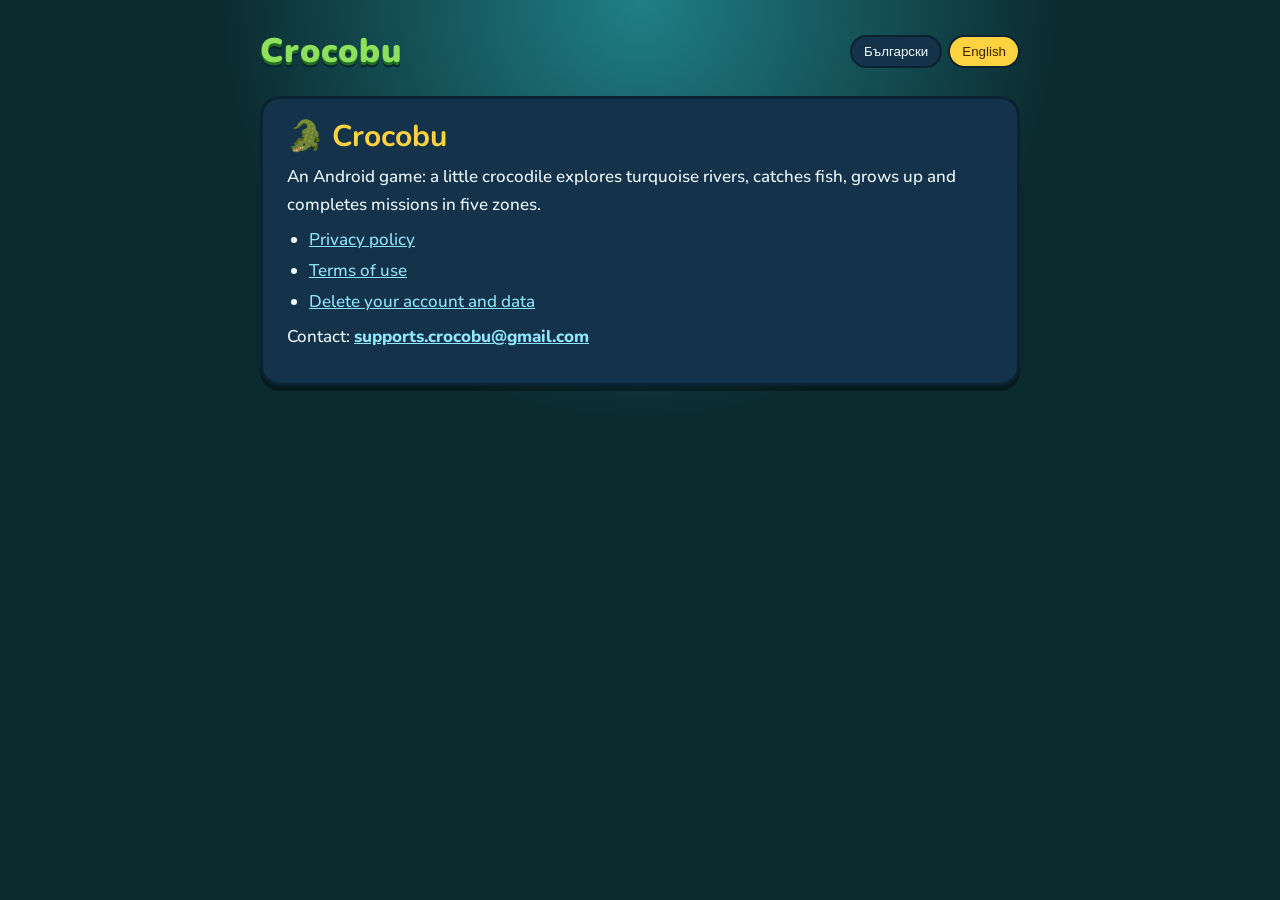
<file: index.html>
<!doctype html>
<html lang="bg">
<head>
<meta charset="utf-8">
<meta name="viewport" content="width=device-width, initial-scale=1, viewport-fit=cover">
<title>Crocobu</title>
<link rel="preconnect" href="https://fonts.googleapis.com">
<link rel="stylesheet" href="https://fonts.googleapis.com/css2?family=Nunito:wght@500;800;900&display=swap">
<link rel="stylesheet" href="style.css">
</head>
<body>
<main>
<header>
  <a class="logo" href="./">Crocobu</a>
  <div class="langs"><button data-set="bg" aria-pressed="true">Български</button><button data-set="en" aria-pressed="false">English</button></div>
</header>
<article data-lang="bg">
  <h1>🐊 Crocobu</h1>
  <p>Игра за Android: малко крокодилче изследва тюркоазени реки, хваща рибки, расте и изпълнява мисии в пет зони.</p>
  <ul>
    <li><a href="privacy.html">Политика за поверителност</a></li>
    <li><a href="terms.html">Общи условия</a></li>
    <li><a href="delete.html">Изтриване на акаунт и данни</a></li>
  </ul>
  <p>Контакт: <span class="mail"><a href="mailto:supports.crocobu@gmail.com">supports.crocobu@gmail.com</a></span></p>
</article>
<article data-lang="en" hidden>
  <h1>🐊 Crocobu</h1>
  <p>An Android game: a little crocodile explores turquoise rivers, catches fish, grows up and completes missions in five zones.</p>
  <ul>
    <li><a href="privacy.html">Privacy policy</a></li>
    <li><a href="terms.html">Terms of use</a></li>
    <li><a href="delete.html">Delete your account and data</a></li>
  </ul>
  <p>Contact: <span class="mail"><a href="mailto:supports.crocobu@gmail.com">supports.crocobu@gmail.com</a></span></p>
</article>
</main>
<script src="lang.js"></script>
</body>
</html>
</file>
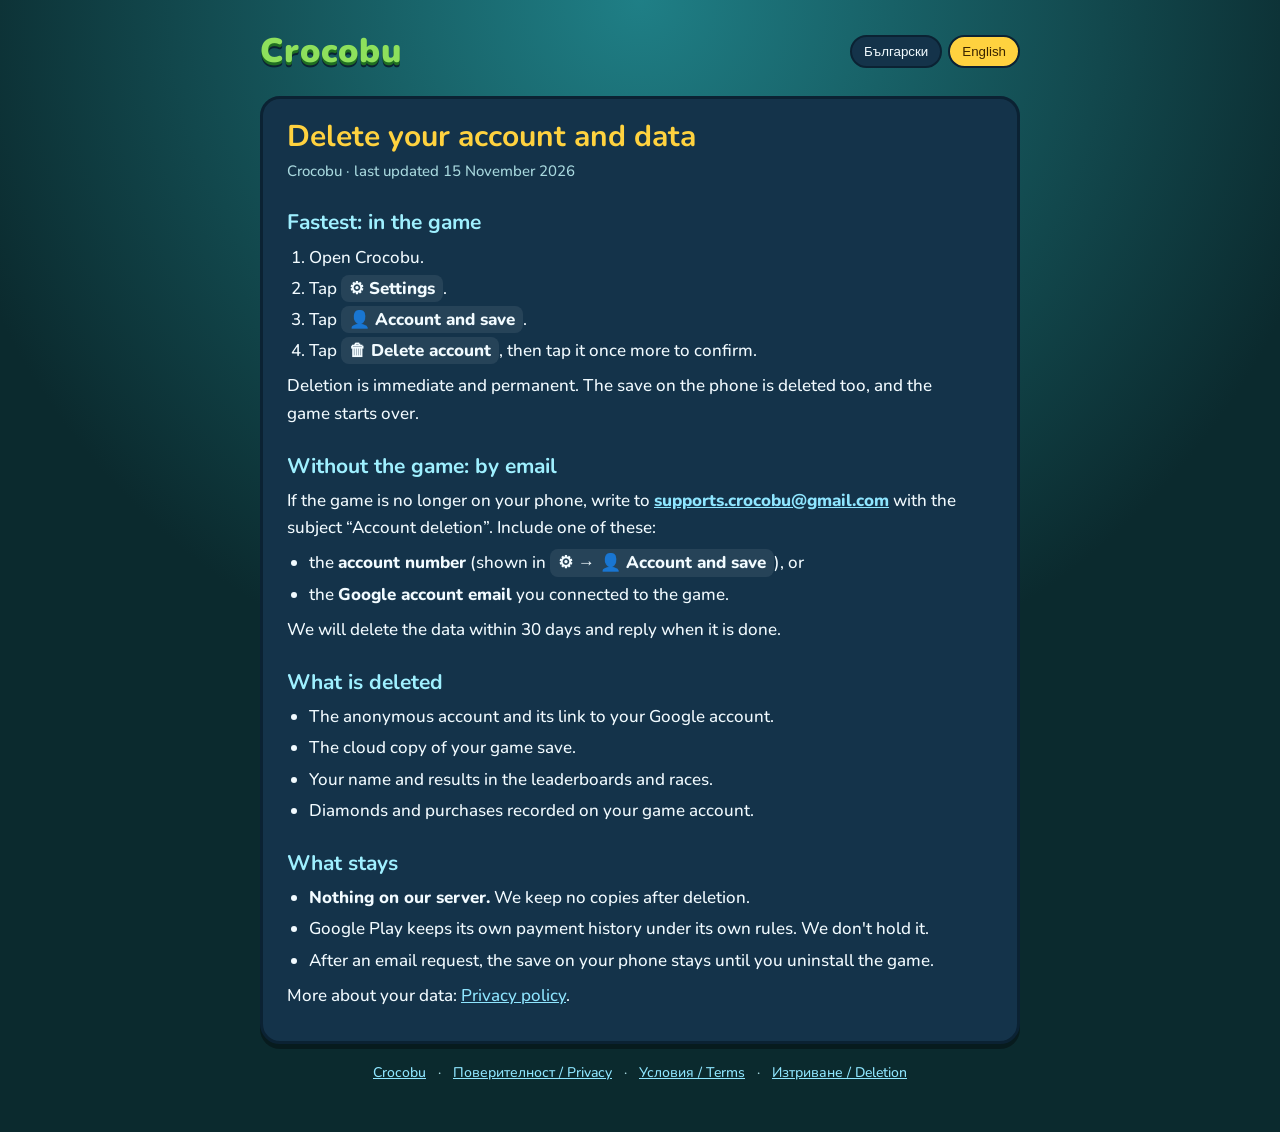
<file: delete.html>
<!doctype html>
<html lang="bg">
<head>
<meta charset="utf-8">
<meta name="viewport" content="width=device-width, initial-scale=1, viewport-fit=cover">
<title>Crocobu: Изтриване на акаунт / Account deletion</title>
<link rel="preconnect" href="https://fonts.googleapis.com">
<link rel="stylesheet" href="https://fonts.googleapis.com/css2?family=Nunito:wght@500;800;900&display=swap">
<link rel="stylesheet" href="style.css">
</head>
<body>
<main>
<header>
  <a class="logo" href="./">Crocobu</a>
  <div class="langs"><button data-set="bg" aria-pressed="true">Български</button><button data-set="en" aria-pressed="false">English</button></div>
</header>

<article data-lang="bg">
  <h1>Изтриване на акаунт и данни</h1>
  <p class="date">Crocobu · последна промяна 15 ноември 2026 г.</p>

  <h2>Най-бързо: в самата игра</h2>
  <ol>
    <li>Отвори Crocobu.</li>
    <li>Натисни <span class="path">⚙ Настройки</span>.</li>
    <li>Натисни <span class="path">👤 Акаунт и запис</span>.</li>
    <li>Натисни <span class="path">🗑 Изтрий акаунта</span> и после още веднъж, за да потвърдиш.</li>
  </ol>
  <p>Изтриването е веднага и окончателно. Трие се и записът на телефона, и играта започва отначало.</p>

  <h2>Без играта: с имейл</h2>
  <p>Ако играта вече не е на телефона ти, пиши ни на <span class="mail"><a href="mailto:supports.crocobu@gmail.com">supports.crocobu@gmail.com</a></span> с тема „Изтриване на акаунт“. Посочи едно от двете:</p>
  <ul>
    <li><b>номера на акаунта</b> (виждаш го в <span class="path">⚙ → 👤 Акаунт и запис</span>), или</li>
    <li><b>имейла на Google акаунта</b>, с който си свързал играта.</li>
  </ul>
  <p>Ще изтрием данните до 30 дни и ще ти отговорим, когато е готово.</p>

  <h2>Какво се изтрива</h2>
  <ul>
    <li>Анонимният акаунт и връзката с Google акаунта.</li>
    <li>Копието на записа на играта в облака.</li>
    <li>Името и резултатите в класациите и състезанията.</li>
    <li>Диамантите и покупките, записани към акаунта в играта.</li>
  </ul>

  <h2>Какво остава</h2>
  <ul>
    <li><b>Нищо на нашия сървър.</b> Не пазим копия след изтриването.</li>
    <li>Google Play пази своя история на плащанията по своите правила. Тя не е при нас.</li>
    <li>При изтриване с имейл записът на телефона остава, докато не изтриеш играта от телефона.</li>
  </ul>
  <p>Повече за данните: <a href="privacy.html">Политика за поверителност</a>.</p>
</article>

<article data-lang="en" hidden>
  <h1>Delete your account and data</h1>
  <p class="date">Crocobu · last updated 15 November 2026</p>

  <h2>Fastest: in the game</h2>
  <ol>
    <li>Open Crocobu.</li>
    <li>Tap <span class="path">⚙ Settings</span>.</li>
    <li>Tap <span class="path">👤 Account and save</span>.</li>
    <li>Tap <span class="path">🗑 Delete account</span>, then tap it once more to confirm.</li>
  </ol>
  <p>Deletion is immediate and permanent. The save on the phone is deleted too, and the game starts over.</p>

  <h2>Without the game: by email</h2>
  <p>If the game is no longer on your phone, write to <span class="mail"><a href="mailto:supports.crocobu@gmail.com">supports.crocobu@gmail.com</a></span> with the subject “Account deletion”. Include one of these:</p>
  <ul>
    <li>the <b>account number</b> (shown in <span class="path">⚙ → 👤 Account and save</span>), or</li>
    <li>the <b>Google account email</b> you connected to the game.</li>
  </ul>
  <p>We will delete the data within 30 days and reply when it is done.</p>

  <h2>What is deleted</h2>
  <ul>
    <li>The anonymous account and its link to your Google account.</li>
    <li>The cloud copy of your game save.</li>
    <li>Your name and results in the leaderboards and races.</li>
    <li>Diamonds and purchases recorded on your game account.</li>
  </ul>

  <h2>What stays</h2>
  <ul>
    <li><b>Nothing on our server.</b> We keep no copies after deletion.</li>
    <li>Google Play keeps its own payment history under its own rules. We don't hold it.</li>
    <li>After an email request, the save on your phone stays until you uninstall the game.</li>
  </ul>
  <p>More about your data: <a href="privacy.html">Privacy policy</a>.</p>
</article>

<footer><a href="./">Crocobu</a> · <a href="privacy.html">Поверителност / Privacy</a> · <a href="terms.html">Условия / Terms</a> · <a href="delete.html">Изтриване / Deletion</a></footer>
</main>
<script src="lang.js"></script>
</body>
</html>
</file>
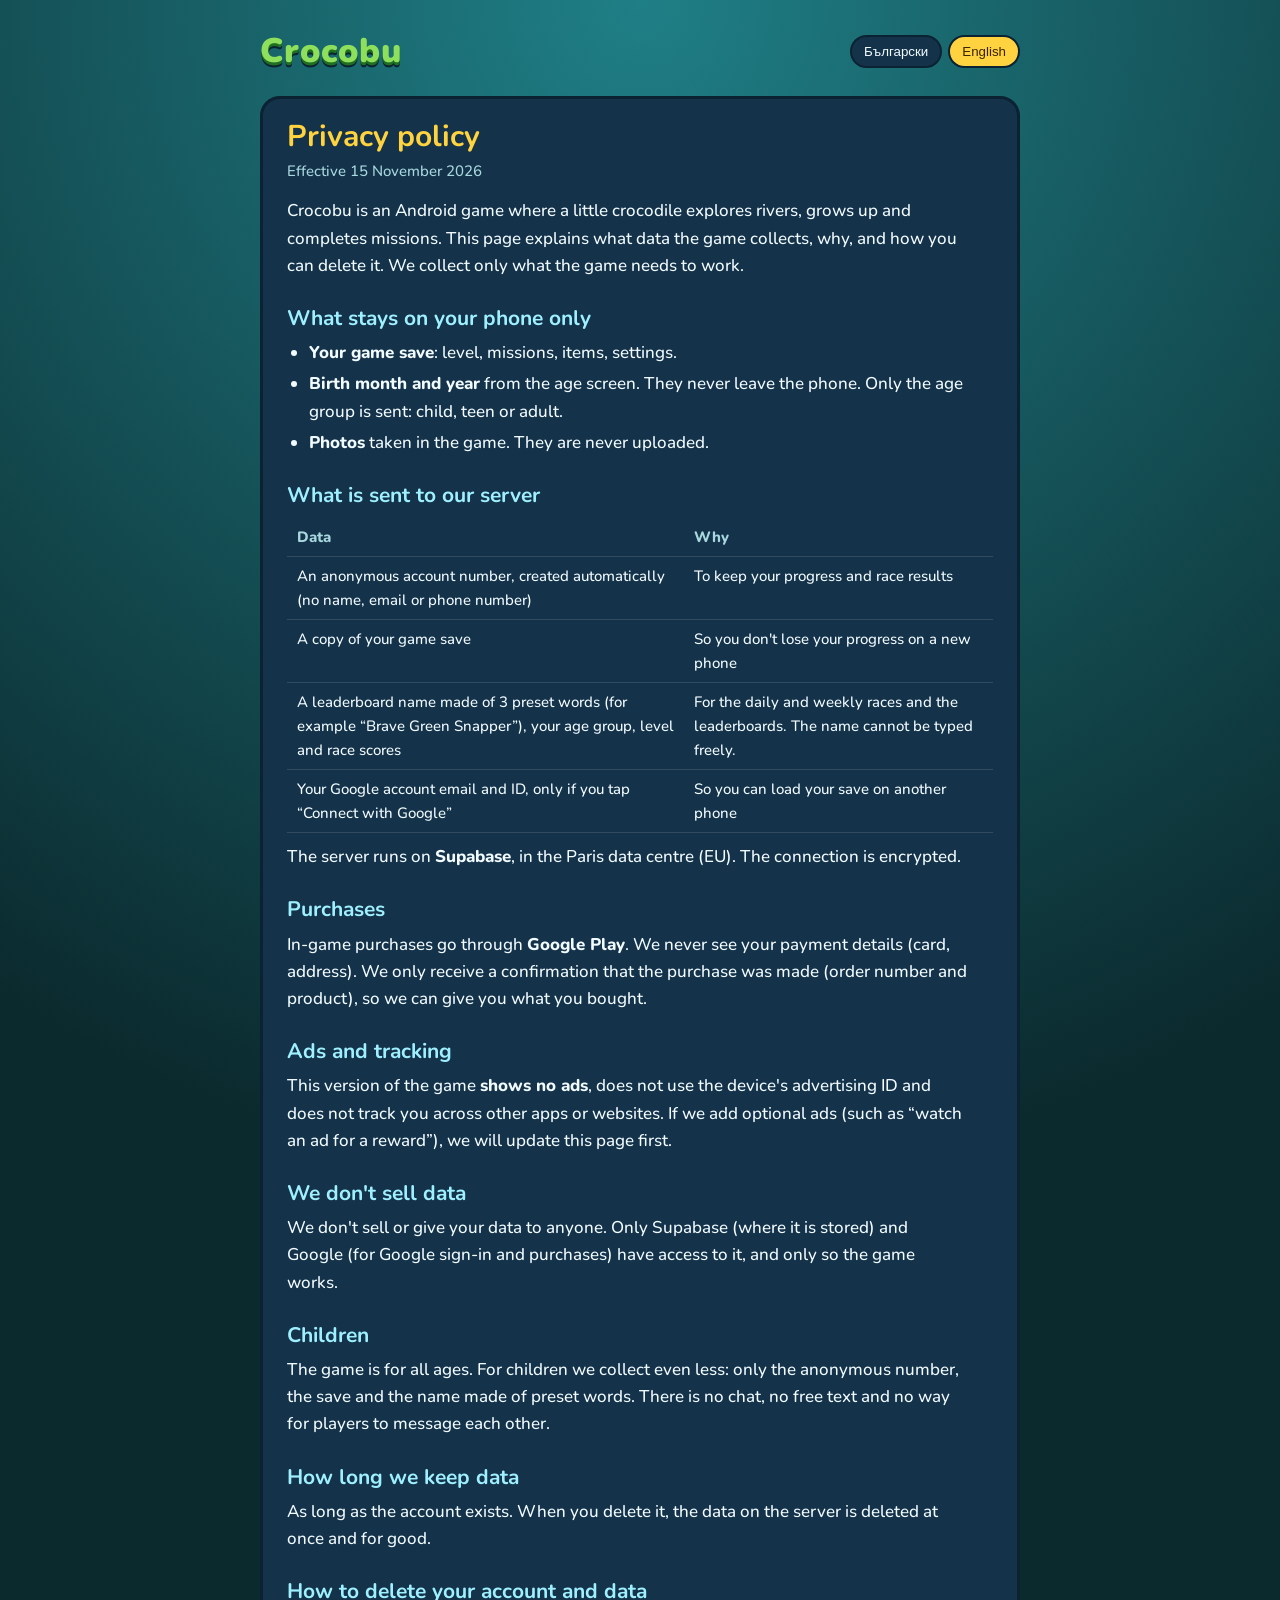
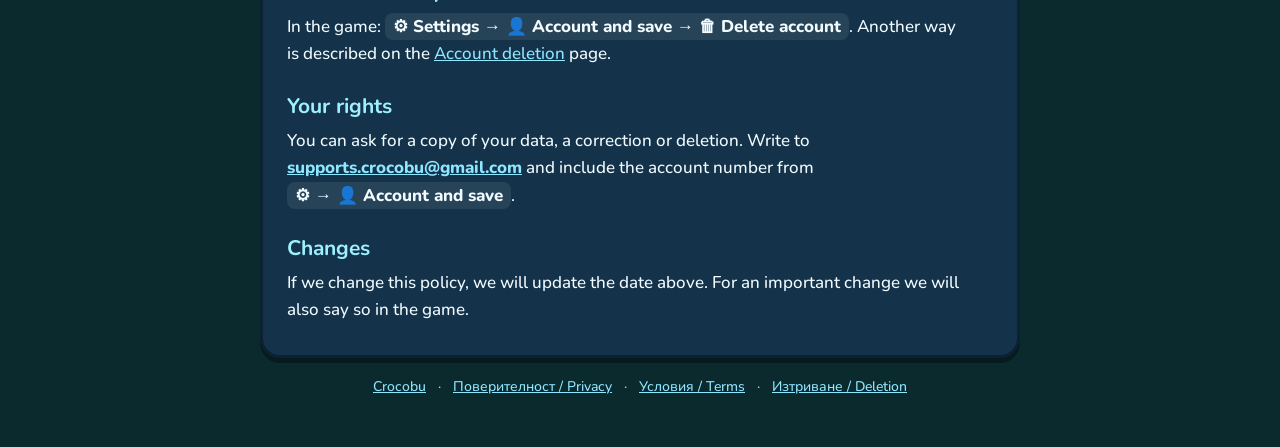
<file: privacy.html>
<!doctype html>
<html lang="bg">
<head>
<meta charset="utf-8">
<meta name="viewport" content="width=device-width, initial-scale=1, viewport-fit=cover">
<title>Crocobu: Поверителност / Privacy</title>
<link rel="preconnect" href="https://fonts.googleapis.com">
<link rel="stylesheet" href="https://fonts.googleapis.com/css2?family=Nunito:wght@500;800;900&display=swap">
<link rel="stylesheet" href="style.css">
</head>
<body>
<main>
<header>
  <a class="logo" href="./">Crocobu</a>
  <div class="langs"><button data-set="bg" aria-pressed="true">Български</button><button data-set="en" aria-pressed="false">English</button></div>
</header>

<article data-lang="bg">
  <h1>Политика за поверителност</h1>
  <p class="date">В сила от 15 ноември 2026 г.</p>
  <p>Crocobu е игра за Android, в която малко крокодилче изследва реки, расте и изпълнява мисии. Тази страница казва какви данни събира играта, защо и как можеш да ги изтриеш. Събираме само това, което е нужно, за да работи играта.</p>

  <h2>Какво се пази само на телефона ти</h2>
  <ul>
    <li><b>Записът на играта</b>: нивото, мисиите, предметите, настройките.</li>
    <li><b>Месецът и годината на раждане</b> от екрана за възрастта. Те не излизат от телефона. Изпраща се само групата: дете, тийнейджър или възрастен.</li>
    <li><b>Снимките</b>, направени в играта. Те никога не се качват никъде.</li>
  </ul>

  <h2>Какво се изпраща на нашия сървър</h2>
  <div class="table"><table>
    <tr><th>Данни</th><th>Защо</th></tr>
    <tr><td>Анонимен номер на акаунт, създаден автоматично (без име, имейл или телефон)</td><td>За да се пазят прогресът и резултатите от състезанията</td></tr>
    <tr><td>Копие на записа на играта</td><td>За да не се загуби прогресът при нов телефон</td></tr>
    <tr><td>Име в класациите, съставено от 3 готови думи (например „Смелия Зелен Щракач“), групата по възраст, нивото, точките от състезанията</td><td>За дневните и седмичните състезания и класациите. Името не може да се пише свободно.</td></tr>
    <tr><td>Имейлът и номерът на Google акаунта, само ако сам натиснеш „Свържи с Google“</td><td>За да можеш да заредиш записа си на друг телефон</td></tr>
  </table></div>
  <p>Сървърът е на <b>Supabase</b>, в центъра за данни в Париж (ЕС). Връзката е шифрована.</p>

  <h2>Покупки</h2>
  <p>Покупките в играта минават през <b>Google Play</b>. Ние не виждаме данните за плащане (карта, адрес). Получаваме само потвърждение, че покупката е направена (номер на поръчката и кой продукт), за да ти дадем това, което си купил.</p>

  <h2>Реклами и проследяване</h2>
  <p>Тази версия на играта <b>не показва реклами</b>, не използва рекламния номер на устройството и не те проследява в други приложения или сайтове. Ако добавим реклами по желание (например „гледай реклама за награда“), първо ще обновим тази страница.</p>

  <h2>Не продаваме данни</h2>
  <p>Не продаваме и не даваме данните ти на никого. Достъп до тях имат само Supabase (където се пазят) и Google (за входа с Google и покупките), и то само за да работи играта.</p>

  <h2>Деца</h2>
  <p>Играта е за всички възрасти. За деца събираме още по-малко: само анонимния номер, записа и името от готови думи. Няма чат, няма свободен текст и няма начин играчите да си пишат.</p>

  <h2>Колко време пазим данните</h2>
  <p>Докато акаунтът съществува. Когато го изтриеш, данните на сървъра се изтриват веднага и окончателно.</p>

  <h2>Как да изтриеш акаунта и данните</h2>
  <p>В играта: <span class="path">⚙ Настройки → 👤 Акаунт и запис → 🗑 Изтрий акаунта</span>. Друг начин е описан на страницата <a href="delete.html">Изтриване на акаунт</a>.</p>

  <h2>Твоите права</h2>
  <p>Можеш да поискаш копие на данните си, поправка или изтриване. Пиши ни на <span class="mail"><a href="mailto:supports.crocobu@gmail.com">supports.crocobu@gmail.com</a></span> и посочи номера на акаунта от <span class="path">⚙ → 👤 Акаунт и запис</span>.</p>

  <h2>Промени</h2>
  <p>Ако променим тази политика, ще обновим датата горе. При съществена промяна ще го кажем и в играта.</p>
</article>

<article data-lang="en" hidden>
  <h1>Privacy policy</h1>
  <p class="date">Effective 15 November 2026</p>
  <p>Crocobu is an Android game where a little crocodile explores rivers, grows up and completes missions. This page explains what data the game collects, why, and how you can delete it. We collect only what the game needs to work.</p>

  <h2>What stays on your phone only</h2>
  <ul>
    <li><b>Your game save</b>: level, missions, items, settings.</li>
    <li><b>Birth month and year</b> from the age screen. They never leave the phone. Only the age group is sent: child, teen or adult.</li>
    <li><b>Photos</b> taken in the game. They are never uploaded.</li>
  </ul>

  <h2>What is sent to our server</h2>
  <div class="table"><table>
    <tr><th>Data</th><th>Why</th></tr>
    <tr><td>An anonymous account number, created automatically (no name, email or phone number)</td><td>To keep your progress and race results</td></tr>
    <tr><td>A copy of your game save</td><td>So you don't lose your progress on a new phone</td></tr>
    <tr><td>A leaderboard name made of 3 preset words (for example “Brave Green Snapper”), your age group, level and race scores</td><td>For the daily and weekly races and the leaderboards. The name cannot be typed freely.</td></tr>
    <tr><td>Your Google account email and ID, only if you tap “Connect with Google”</td><td>So you can load your save on another phone</td></tr>
  </table></div>
  <p>The server runs on <b>Supabase</b>, in the Paris data centre (EU). The connection is encrypted.</p>

  <h2>Purchases</h2>
  <p>In-game purchases go through <b>Google Play</b>. We never see your payment details (card, address). We only receive a confirmation that the purchase was made (order number and product), so we can give you what you bought.</p>

  <h2>Ads and tracking</h2>
  <p>This version of the game <b>shows no ads</b>, does not use the device's advertising ID and does not track you across other apps or websites. If we add optional ads (such as “watch an ad for a reward”), we will update this page first.</p>

  <h2>We don't sell data</h2>
  <p>We don't sell or give your data to anyone. Only Supabase (where it is stored) and Google (for Google sign-in and purchases) have access to it, and only so the game works.</p>

  <h2>Children</h2>
  <p>The game is for all ages. For children we collect even less: only the anonymous number, the save and the name made of preset words. There is no chat, no free text and no way for players to message each other.</p>

  <h2>How long we keep data</h2>
  <p>As long as the account exists. When you delete it, the data on the server is deleted at once and for good.</p>

  <h2>How to delete your account and data</h2>
  <p>In the game: <span class="path">⚙ Settings → 👤 Account and save → 🗑 Delete account</span>. Another way is described on the <a href="delete.html">Account deletion</a> page.</p>

  <h2>Your rights</h2>
  <p>You can ask for a copy of your data, a correction or deletion. Write to <span class="mail"><a href="mailto:supports.crocobu@gmail.com">supports.crocobu@gmail.com</a></span> and include the account number from <span class="path">⚙ → 👤 Account and save</span>.</p>

  <h2>Changes</h2>
  <p>If we change this policy, we will update the date above. For an important change we will also say so in the game.</p>
</article>

<footer><a href="./">Crocobu</a> · <a href="privacy.html">Поверителност / Privacy</a> · <a href="terms.html">Условия / Terms</a> · <a href="delete.html">Изтриване / Deletion</a></footer>
</main>
<script src="lang.js"></script>
</body>
</html>
</file>
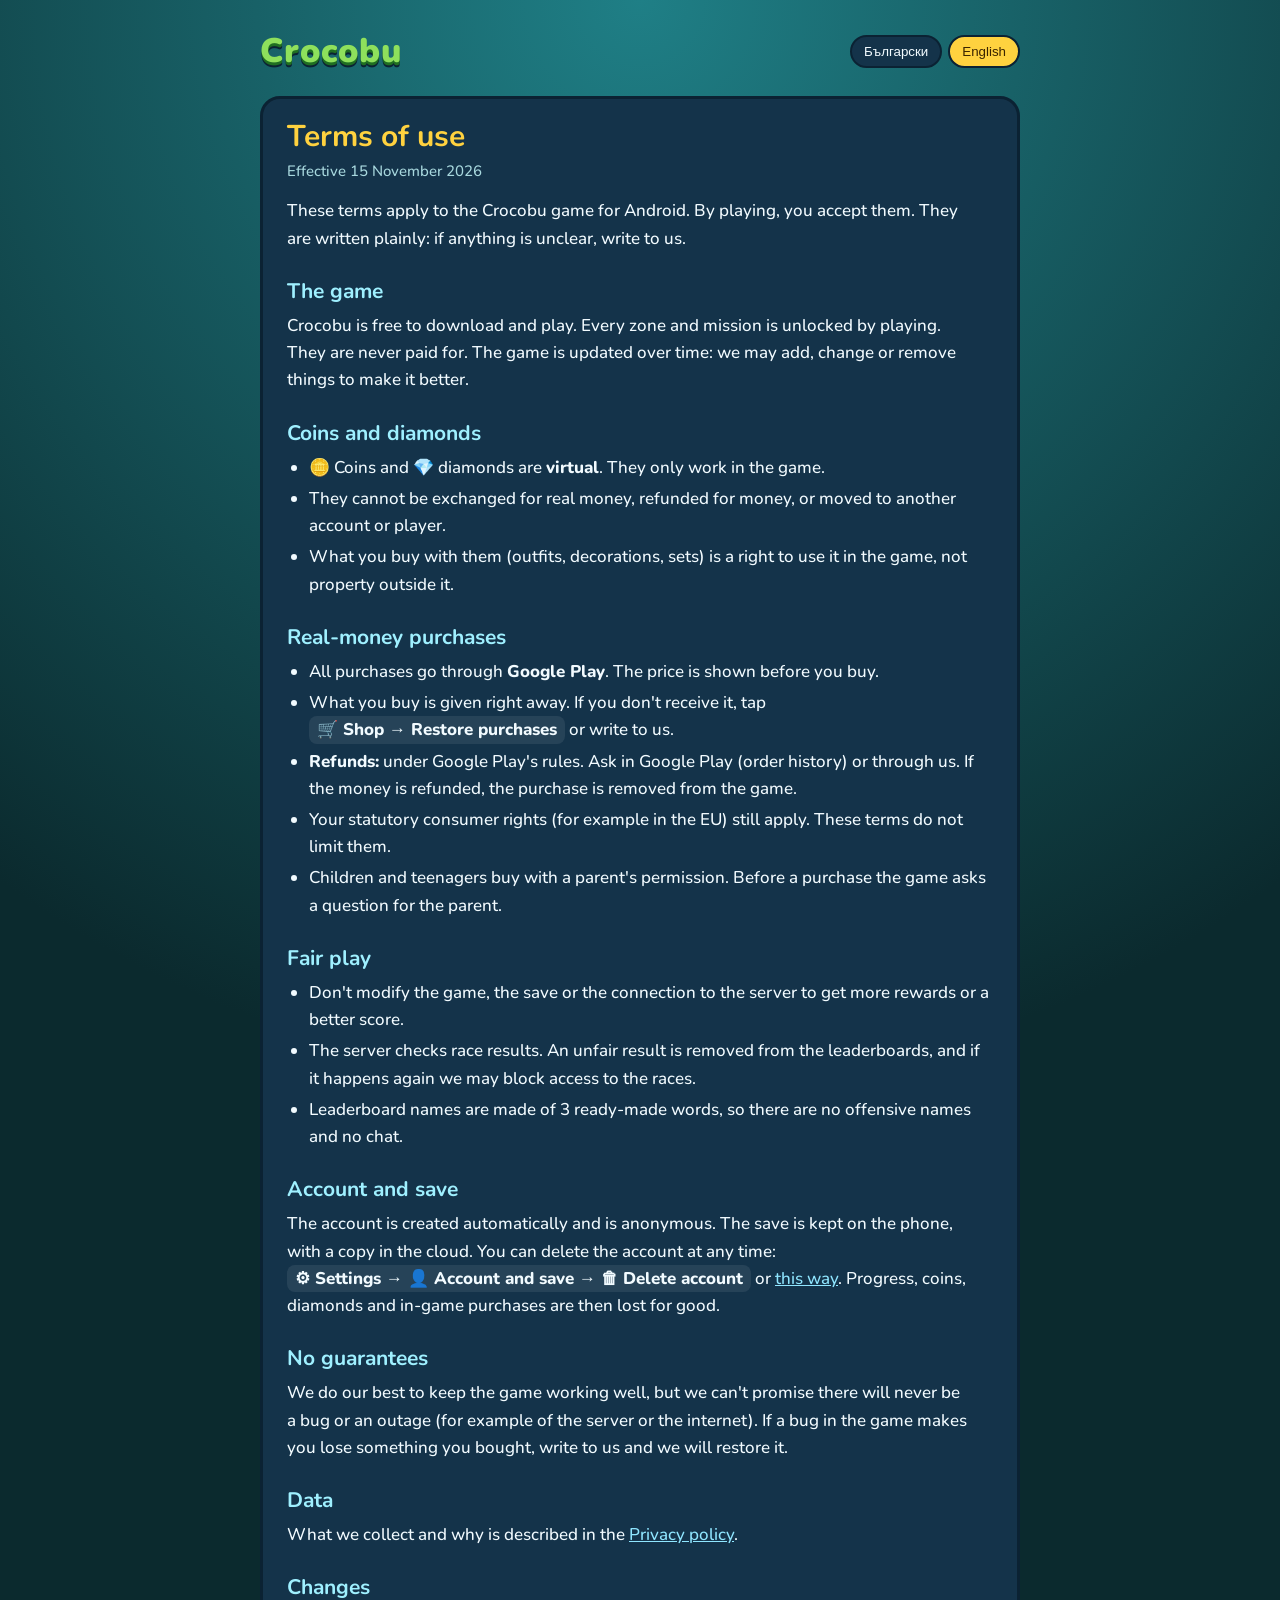
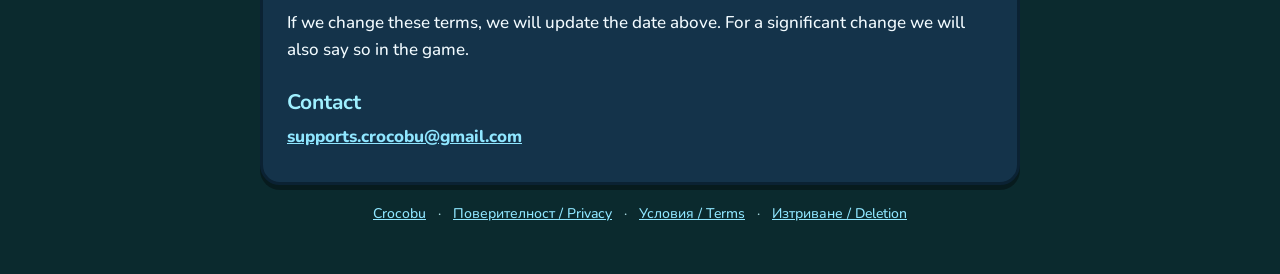
<file: terms.html>
<!doctype html>
<html lang="bg">
<head>
<meta charset="utf-8">
<meta name="viewport" content="width=device-width, initial-scale=1, viewport-fit=cover">
<title>Crocobu: Общи условия / Terms</title>
<link rel="preconnect" href="https://fonts.googleapis.com">
<link rel="stylesheet" href="https://fonts.googleapis.com/css2?family=Nunito:wght@500;800;900&display=swap">
<link rel="stylesheet" href="style.css">
</head>
<body>
<main>
<header>
  <a class="logo" href="./">Crocobu</a>
  <div class="langs"><button data-set="bg" aria-pressed="true">Български</button><button data-set="en" aria-pressed="false">English</button></div>
</header>

<article data-lang="bg">
  <h1>Общи условия</h1>
  <p class="date">В сила от 15 ноември 2026 г.</p>
  <p>Тези условия важат за играта Crocobu за Android. Като играеш, ги приемаш. Писани са просто: ако нещо не е ясно, пиши ни.</p>

  <h2>Играта</h2>
  <p>Crocobu се изтегля и играе безплатно. Всички зони и мисии се отключват с игра. Никога не се плащат. Играта се обновява с времето: може да добавяме, променяме или махаме неща, за да стане по-добра.</p>

  <h2>Монети и диаманти</h2>
  <ul>
    <li>🪙 Монетите и 💎 диамантите са <b>виртуални</b>. Важат само в играта.</li>
    <li>Не се обменят за истински пари, не се връщат срещу пари и не се прехвърлят на друг акаунт или играч.</li>
    <li>Нещата, които купуваш с тях (облекло, украси, комплекти), са право да ги ползваш в играта, а не собственост извън нея.</li>
  </ul>

  <h2>Покупки с истински пари</h2>
  <ul>
    <li>Всички покупки минават през <b>Google Play</b>. Цената се вижда преди покупката.</li>
    <li>Купеното се дава веднага. Ако не го получиш, натисни <span class="path">🛒 Магазин → Възстанови покупките</span> или ни пиши.</li>
    <li><b>Връщане на пари:</b> по правилата на Google Play. Заявка се прави в Google Play (история на поръчките) или чрез нас. Ако парите се върнат, купеното се маха от играта.</li>
    <li>Законовите ти права като потребител (например в ЕС) остават в сила. Тези условия не ги ограничават.</li>
    <li>За деца и тийнейджъри покупките се правят с разрешение на родител. Преди покупка играта задава въпрос за родителя.</li>
  </ul>

  <h2>Честна игра</h2>
  <ul>
    <li>Не променяй играта, записа или връзката със сървъра, за да получиш повече награди или по-добър резултат.</li>
    <li>Сървърът проверява резултатите от състезанията. Нечестен резултат се маха от класациите, а при повторение може да спрем достъпа до състезанията.</li>
    <li>Името в класациите е от 3 готови думи, затова няма обидни имена и няма чат.</li>
  </ul>

  <h2>Акаунт и запис</h2>
  <p>Акаунтът се създава сам и е анонимен. Записът се пази на телефона и копие в облака. Можеш да изтриеш акаунта по всяко време: <span class="path">⚙ Настройки → 👤 Акаунт и запис → 🗑 Изтрий акаунта</span> или по <a href="delete.html">този начин</a>. Тогава прогресът, монетите, диамантите и купеното в играта се губят окончателно.</p>

  <h2>Без гаранции</h2>
  <p>Правим всичко, за да работи играта добре, но не можем да обещаем, че никога няма да има грешка или прекъсване (например на сървъра или интернета). Ако заради грешка в играта загубиш нещо купено, пиши ни и ще го върнем.</p>

  <h2>Данни</h2>
  <p>Какво събираме и защо е описано в <a href="privacy.html">Политиката за поверителност</a>.</p>

  <h2>Промени</h2>
  <p>Ако променим тези условия, ще обновим датата горе. При съществена промяна ще го кажем и в играта.</p>

  <h2>Връзка с нас</h2>
  <p><span class="mail"><a href="mailto:supports.crocobu@gmail.com">supports.crocobu@gmail.com</a></span></p>
</article>

<article data-lang="en" hidden>
  <h1>Terms of use</h1>
  <p class="date">Effective 15 November 2026</p>
  <p>These terms apply to the Crocobu game for Android. By playing, you accept them. They are written plainly: if anything is unclear, write to us.</p>

  <h2>The game</h2>
  <p>Crocobu is free to download and play. Every zone and mission is unlocked by playing. They are never paid for. The game is updated over time: we may add, change or remove things to make it better.</p>

  <h2>Coins and diamonds</h2>
  <ul>
    <li>🪙 Coins and 💎 diamonds are <b>virtual</b>. They only work in the game.</li>
    <li>They cannot be exchanged for real money, refunded for money, or moved to another account or player.</li>
    <li>What you buy with them (outfits, decorations, sets) is a right to use it in the game, not property outside it.</li>
  </ul>

  <h2>Real-money purchases</h2>
  <ul>
    <li>All purchases go through <b>Google Play</b>. The price is shown before you buy.</li>
    <li>What you buy is given right away. If you don't receive it, tap <span class="path">🛒 Shop → Restore purchases</span> or write to us.</li>
    <li><b>Refunds:</b> under Google Play's rules. Ask in Google Play (order history) or through us. If the money is refunded, the purchase is removed from the game.</li>
    <li>Your statutory consumer rights (for example in the EU) still apply. These terms do not limit them.</li>
    <li>Children and teenagers buy with a parent's permission. Before a purchase the game asks a question for the parent.</li>
  </ul>

  <h2>Fair play</h2>
  <ul>
    <li>Don't modify the game, the save or the connection to the server to get more rewards or a better score.</li>
    <li>The server checks race results. An unfair result is removed from the leaderboards, and if it happens again we may block access to the races.</li>
    <li>Leaderboard names are made of 3 ready-made words, so there are no offensive names and no chat.</li>
  </ul>

  <h2>Account and save</h2>
  <p>The account is created automatically and is anonymous. The save is kept on the phone, with a copy in the cloud. You can delete the account at any time: <span class="path">⚙ Settings → 👤 Account and save → 🗑 Delete account</span> or <a href="delete.html">this way</a>. Progress, coins, diamonds and in-game purchases are then lost for good.</p>

  <h2>No guarantees</h2>
  <p>We do our best to keep the game working well, but we can't promise there will never be a bug or an outage (for example of the server or the internet). If a bug in the game makes you lose something you bought, write to us and we will restore it.</p>

  <h2>Data</h2>
  <p>What we collect and why is described in the <a href="privacy.html">Privacy policy</a>.</p>

  <h2>Changes</h2>
  <p>If we change these terms, we will update the date above. For a significant change we will also say so in the game.</p>

  <h2>Contact</h2>
  <p><span class="mail"><a href="mailto:supports.crocobu@gmail.com">supports.crocobu@gmail.com</a></span></p>
</article>

<footer><a href="./">Crocobu</a> · <a href="privacy.html">Поверителност / Privacy</a> · <a href="terms.html">Условия / Terms</a> · <a href="delete.html">Изтриване / Deletion</a></footer>
</main>
<script src="lang.js"></script>
</body>
</html>
</file>
<file: style.css>
/* Crocobu public pages (privacy, account deletion): the game's colours, one readable column */
:root {
  --bg: #0b2a2e;
  --panel: #14334a;
  --ink: #f2fbff;
  --muted: #a8d8de;
  --gold: #ffd23f;
  --green: #5fd04a;
  --rim: #0b2233;
  --link: #8fe6ff;
  color-scheme: dark;
}
* { box-sizing: border-box; }
html { background: var(--bg); }
body {
  margin: 0;
  background: radial-gradient(circle at 50% 0%, #1f7f86, var(--bg) 55%) no-repeat, var(--bg);
  color: var(--ink);
  font: 500 17px/1.6 'Nunito', 'Trebuchet MS', Arial, sans-serif;
  padding-block: 24px 48px;
  padding-left: max(16px, env(safe-area-inset-left, 0px));
  padding-right: max(16px, env(safe-area-inset-right, 0px));
}
main { max-width: 760px; margin: 0 auto; }
header { display: flex; align-items: center; gap: 14px; flex-wrap: wrap; margin-bottom: 18px; }
.logo { font-weight: 900; font-size: 34px; color: #8ee05c; letter-spacing: 1px; text-shadow: 0 3px 0 #1f6e22, 0 5px 0 var(--rim); text-decoration: none; }
.langs { margin-left: auto; display: flex; gap: 6px; }
.langs button { font: 800 14px/1 inherit; color: var(--ink); background: var(--panel); border: 2px solid var(--rim); border-radius: 999px; padding: 7px 12px; cursor: pointer; }
.langs button[aria-pressed="true"] { background: var(--gold); color: #3a2400; }
.langs button:focus-visible, a:focus-visible { outline: 3px solid var(--gold); outline-offset: 2px; }
article { background: var(--panel); border: 3px solid var(--rim); border-radius: 20px; padding: 20px 24px 24px; box-shadow: 0 5px 0 rgba(0,0,0,.35); }
h1 { margin: 0 0 4px; font-size: 30px; line-height: 1.2; color: var(--gold); text-wrap: balance; }
h2 { margin: 26px 0 6px; font-size: 21px; line-height: 1.25; color: #9ff0ff; text-wrap: balance; }
p, li { max-width: 68ch; }
p { margin: 8px 0; }
ul, ol { padding-left: 22px; margin: 8px 0; }
li { margin: 4px 0; }
.date { color: var(--muted); font-size: 15px; margin: 0 0 14px; }
a { color: var(--link); }
b { font-weight: 800; }
.path { display: inline-block; font-weight: 800; background: rgba(255,255,255,.08); border-radius: 8px; padding: 0 8px; }
.box { background: rgba(255,210,63,.12); border: 2px solid rgba(255,210,63,.45); border-radius: 14px; padding: 10px 14px; margin: 12px 0; }
.mail { font-weight: 800; user-select: all; overflow-wrap: anywhere; }
table { border-collapse: collapse; width: 100%; font-size: 15px; }
.table { overflow-x: auto; margin: 10px 0; }
th, td { text-align: left; vertical-align: top; padding: 7px 10px; border-bottom: 1px solid rgba(255,255,255,.12); }
th { color: var(--muted); font-weight: 800; }
footer { margin-top: 18px; text-align: center; color: var(--muted); font-size: 14px; }
footer a { margin: 0 8px; }
[data-lang][hidden] { display: none !important; }
@media (max-width: 520px) { body { font-size: 16px; } h1 { font-size: 25px; } article { padding: 16px; } .logo { font-size: 28px; } }
</file>
